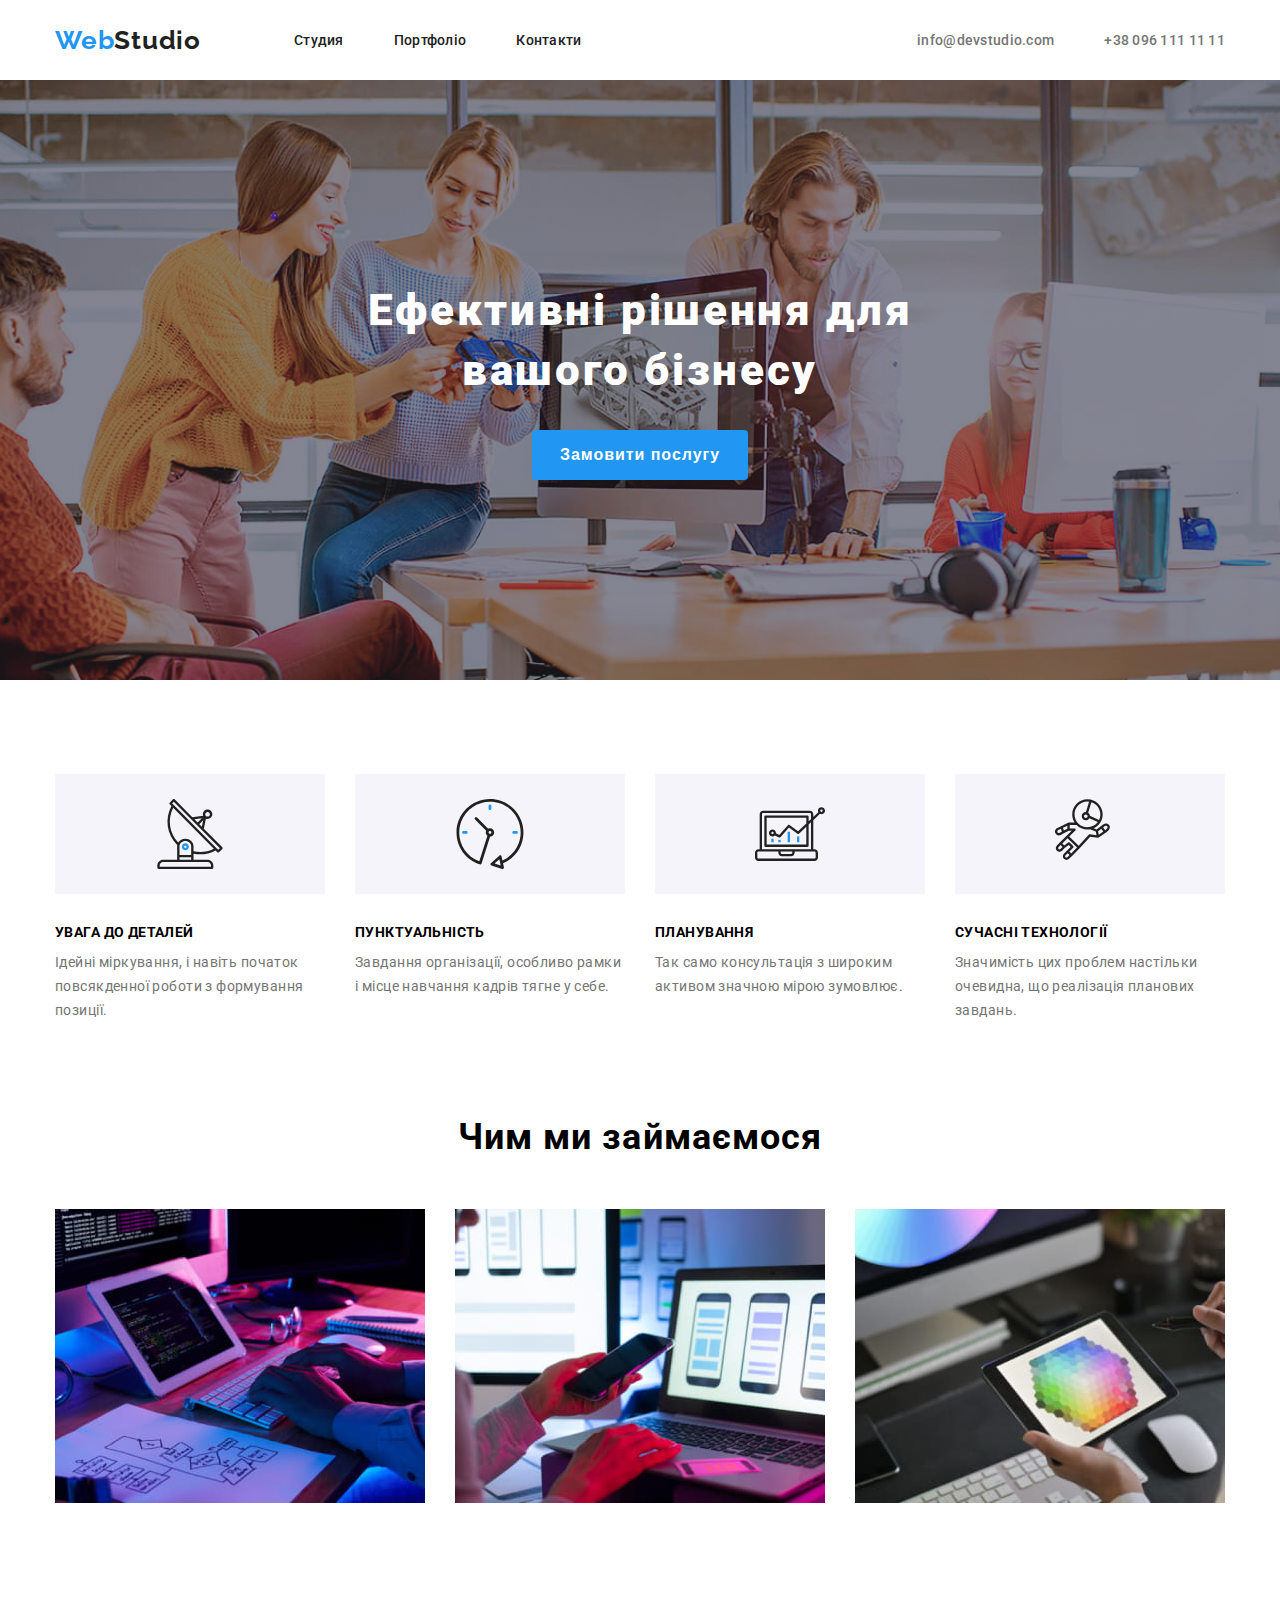
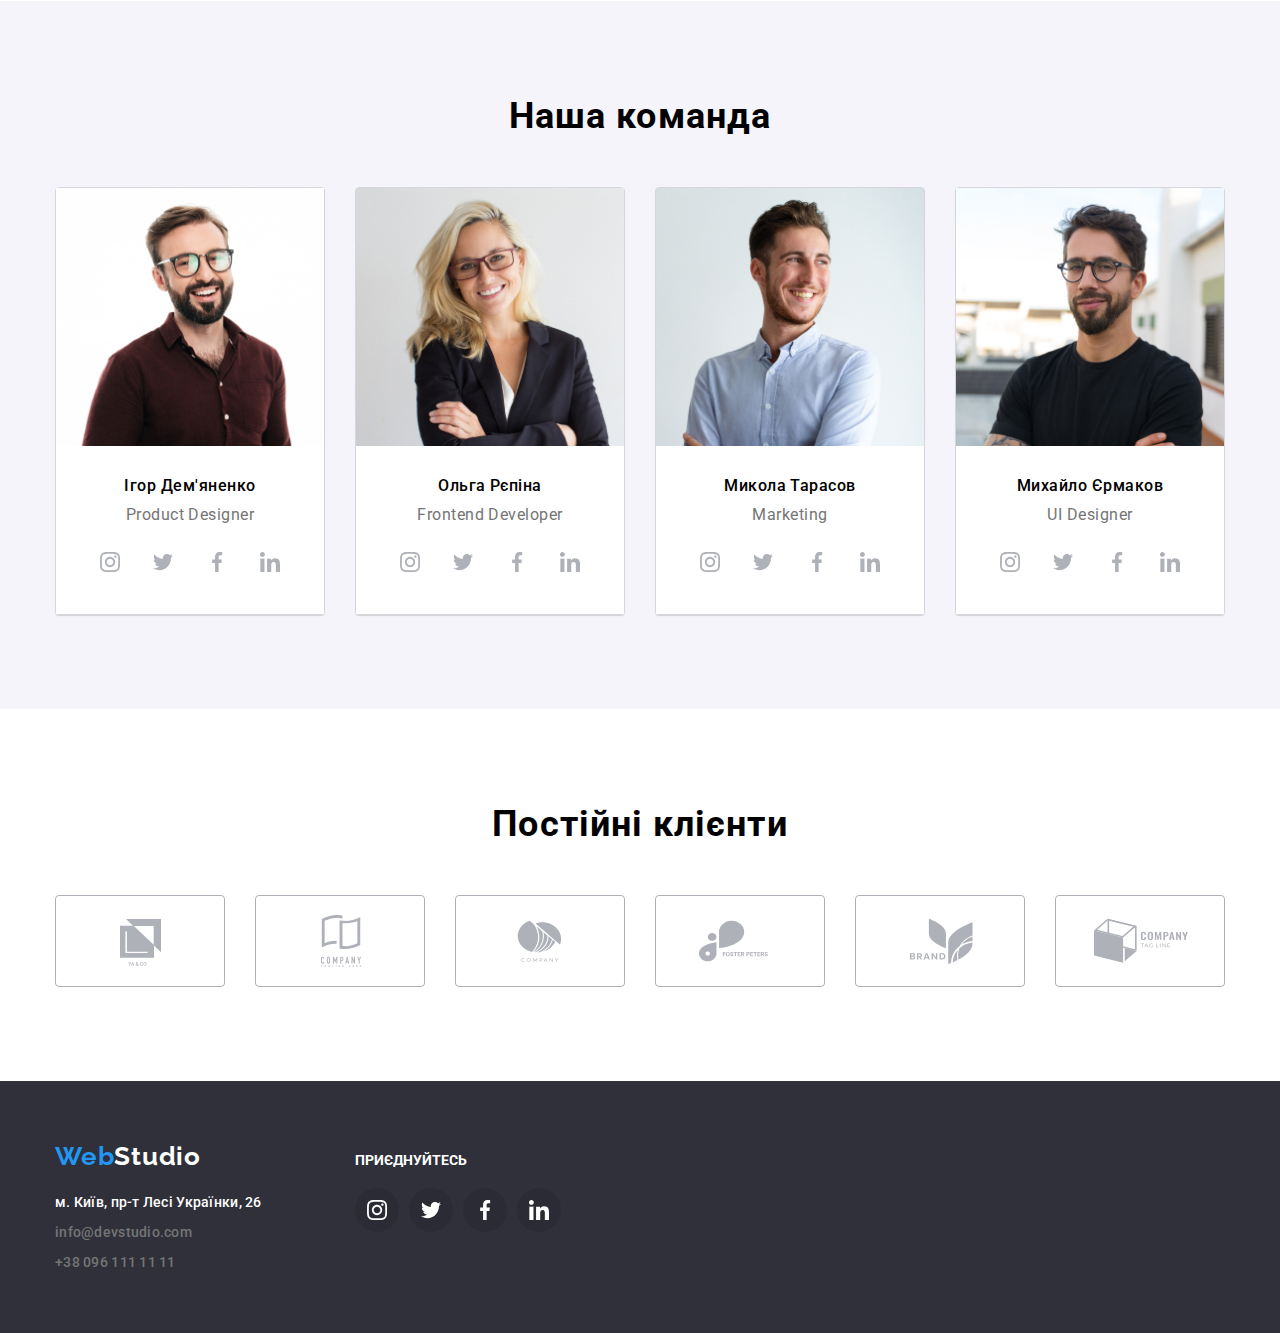
<file: index.html>
<!DOCTYPE html>
<html lang="en">
  <head>
    <meta charset="UTF-8" />
    <meta name="viewport" content="width=device-width, initial-scale=1.0" />
    <title>Homework 4</title>
    <link rel="preconnect" href="https://fonts.googleapis.com" />
    <link rel="preconnect" href="https://fonts.gstatic.com" crossorigin />
    <link
      href="https://fonts.googleapis.com/css2?family=Raleway:ital,wght@0,100..900;1,100..900&family=Roboto:ital,wght@0,100;0,300;0,400;0,500;0,700;0,900;1,100;1,300;1,400;1,500;1,700;1,900&display=swap"
      rel="stylesheet"
    />
    <link rel="stylesheet" href="./css/style.css" />
  </head>
  <body>
    <header class="header">
      <div class="container">
        <div class="header__content">
          <a
            class="header__logo logo"
            href="https://mariiatropanets.github.io/HTML_Homework-4/"
          >
            <span class="logo__blue">Web</span>Studio
          </a>

          <nav class="nav">
            <ul class="nav__list">
              <li class="nav__item">
                <a class="nav__link" href="./index.html">Студия</a>
              </li>
              <li class="nav__item">
                <a class="nav__link" href="./portfolio.html">Портфоліо</a>
              </li>
              <li class="nav__item">
                <a class="nav__link" href="#">Контакти</a>
              </li>
            </ul>
          </nav>

          <div class="contacts header__contacts contacts--header">
            <a href="mailto:info@devstudio.com" class="contacts__link">
              info@devstudio.com</a
            >
            <a href="tel:+380961111111" class="contacts__link">
              +38 096 111 11 11
            </a>
          </div>
        </div>
      </div>
    </header>

    <main class="main">
      <section class="banner">
        <h1 class="banner__title">Ефективні рішення для вашого бізнесу</h1>
        <button class="banner__button">Замовити послугу</button>
      </section>

      <section class="features">
        <div class="container">
          <ul class="features__list">
            <li class="features__item">
              <div class="features__icon-container">
                <svg class="features__icon">
                  <use href="./images/spite.svg#antena"></use>
                </svg>
              </div>

              <h3 class="features__title">УВАГА ДО ДЕТАЛЕЙ</h3>
              <p class="features__text">
                Ідейні міркування, і навіть початок повсякденної роботи з
                формування позиції.
              </p>
            </li>
            <li class="features__item">
              <div class="features__icon-container">
                <svg class="features__icon">
                  <use href="./images/spite.svg#clock"></use>
                </svg>
              </div>

              <h3 class="features__title">ПУНКТУАЛЬНІСТЬ</h3>
              <p class="features__text">
                Завдання організації, особливо рамки і місце навчання кадрів
                тягне у себе.
              </p>
            </li>
            <li class="features__item">
              <div class="features__icon-container">
                <svg class="features__icon">
                  <use href="./images/spite.svg#diagramm"></use>
                </svg>
              </div>

              <h3 class="features__title">ПЛАНУВАННЯ</h3>
              <p class="features__text">
                Так само консультація з широким активом значною мірою зумовлює.
              </p>
            </li>
            <li class="features__item">
              <div class="features__icon-container">
                <svg class="features__icon">
                  <use href="./images/spite.svg#group"></use>
                </svg>
              </div>

              <h3 class="features__title">СУЧАСНІ ТЕХНОЛОГІЇ</h3>

              <p class="features__text">
                Значимість цих проблем настільки очевидна, що реалізація
                планових завдань.
              </p>
            </li>
          </ul>
        </div>
      </section>

      <section class="services">
        <div class="container">
          <h2 class="services__title">Чим ми займаємося</h2>
          <ul class="services__list">
            <li class="services__item">
              <img
                src="./images/services--1.jpg"
                alt="Service photo"
                class="services__image"
              />
            </li>
            <li class="services__item">
              <img
                src="./images/services--2.jpg"
                alt="Service photo"
                class="services__image"
              />
            </li>
            <li class="services__item">
              <img
                src="./images/services--3.jpg"
                alt="Service photo"
                class="services__image"
              />
            </li>
          </ul>
        </div>
      </section>

      <section class="team">
        <div class="container">
          <h2 class="team__title">Наша команда</h2>
          <ul class="team__list">
            <li class="team__item person">
              <img
                class="person__image"
                src="./images/team--1.jpg"
                alt="person photo"
              />
              <div class="person__info">
                <h3 class="person__name">Ігор Дем'яненко</h3>
                <p class="person__role">Product Designer</p>

                <div class="social">
                  <ul class="social__list">
                    <li class="social__item">
                      <svg class="social__icon">
                        <use href="./images/spite.svg#instagram"></use>
                      </svg>
                    </li>
                    <li class="social__item">
                      <svg class="social__icon">
                        <use href="./images/spite.svg#twitter"></use>
                      </svg>
                    </li>
                    <li class="social__item">
                      <svg class="social__icon">
                        <use href="./images/spite.svg#facebook"></use>
                      </svg>
                    </li>
                    <li class="social__item">
                      <svg class="social__icon">
                        <use href="./images/spite.svg#linkedin"></use>
                      </svg>
                    </li>
                  </ul>
                </div>
              </div>
            </li>
            <li class="team__item person">
              <img
                class="person__image"
                src="./images/team--2.jpg"
                alt="person photo"
              />
              <div class="person__info">
                <h3 class="person__name">Ольга Рєпіна</h3>
                <p class="person__role">Frontend Developer</p>
                <div class="social">
                  <ul class="social__list">
                    <li class="social__item">
                      <svg class="social__icon">
                        <use href="./images/spite.svg#instagram"></use>
                      </svg>
                    </li>
                    <li class="social__item">
                      <svg class="social__icon">
                        <use href="./images/spite.svg#twitter"></use>
                      </svg>
                    </li>
                    <li class="social__item">
                      <svg class="social__icon">
                        <use href="./images/spite.svg#facebook"></use>
                      </svg>
                    </li>
                    <li class="social__item">
                      <svg class="social__icon">
                        <use href="./images/spite.svg#linkedin"></use>
                      </svg>
                    </li>
                  </ul>
                </div>
              </div>
            </li>
            <li class="team__item person">
              <img
                class="person__image"
                src="./images/team--3.jpg"
                alt="person photo"
              />

              <div class="person__info">
                <h3 class="person__name">Микола Тарасов</h3>
                <p class="person__role">Marketing</p>
                <div class="social">
                  <ul class="social__list">
                    <li class="social__item">
                      <svg class="social__icon">
                        <use href="./images/spite.svg#instagram"></use>
                      </svg>
                    </li>
                    <li class="social__item">
                      <svg class="social__icon">
                        <use href="./images/spite.svg#twitter"></use>
                      </svg>
                    </li>
                    <li class="social__item">
                      <svg class="social__icon">
                        <use href="./images/spite.svg#facebook"></use>
                      </svg>
                    </li>
                    <li class="social__item">
                      <svg class="social__icon">
                        <use href="./images/spite.svg#linkedin"></use>
                      </svg>
                    </li>
                  </ul>
                </div>
              </div>
            </li>
            <li class="team__item person">
              <img
                class="person__image"
                src="./images/team--4.jpg"
                alt="person photo"
              />
              <div class="person__info">
                <h3 class="person__name">Михайло Єрмаков</h3>
                <p class="person__role">UI Designer</p>
                <div class="social">
                  <ul class="social__list">
                    <li class="social__item">
                      <svg class="social__icon">
                        <use href="./images/spite.svg#instagram"></use>
                      </svg>
                    </li>
                    <li class="social__item">
                      <svg class="social__icon">
                        <use href="./images/spite.svg#twitter"></use>
                      </svg>
                    </li>
                    <li class="social__item">
                      <svg class="social__icon">
                        <use href="./images/spite.svg#facebook"></use>
                      </svg>
                    </li>
                    <li class="social__item">
                      <svg class="social__icon">
                        <use href="./images/spite.svg#linkedin"></use>
                      </svg>
                    </li>
                  </ul>
                </div>
              </div>
            </li>
          </ul>
        </div>
      </section>

      <section class="clients">
        <div class="container">
          <h2 class="clients__title">Постійні клієнти</h2>
          <ul class="clients__list">
            <li class="clients__item">
              <svg class="clients__icon">
                <use href="./images/spite.svg#client1"></use>
              </svg>
            </li>
            <li class="clients__item">
              <svg class="clients__icon">
                <use href="./images/spite.svg#client2"></use>
              </svg>
            </li>
            <li class="clients__item">
              <svg class="clients__icon">
                <use href="./images/spite.svg#client3"></use>
              </svg>
            </li>
            <li class="clients__item">
              <svg class="clients__icon">
                <use href="./images/spite.svg#client4"></use>
              </svg>
            </li>
            <li class="clients__item">
              <svg class="clients__icon">
                <use href="./images/spite.svg#client5"></use>
              </svg>
            </li>
            <li class="clients__item">
              <svg class="clients__icon">
                <use href="./images/spite.svg#client6"></use>
              </svg>
            </li>
          </ul>
        </div>
      </section>
    </main>

    <footer class="footer">
      <div class="container">
        <div class="footer__content">
          <div class="footer__contacts">
            <a
              class="logo logo--footer"
              href="https://mariiatropanets.github.io/HTML_Homework-2/"
            >
              <span class="logo__blue"> Web </span>
              Studio
            </a>
            <div class="contacts contacts--footer">
              <address class="contacts__address">
                <a
                  href="https://maps.app.goo.gl/Jf8u5sLAM8RG6K3F6"
                  class="contacts__link contacts__link--address"
                  target="_blank"
                >
                  м. Київ, пр-т Лесі Українки, 26
                </a>
              </address>
              <a href="mailto:info@devstudio.com" class="contacts__link">
                info@devstudio.com</a
              >
              <a href="tel:+380961111111" class="contacts__link">
                +38 096 111 11 11
              </a>
            </div>
          </div>

          <div class="footer__social social">
            <h3 class="social__title">приєднуйтесь</h3>

            <ul class="social__list">
              <li class="social__item social__item--footer">
                <svg class="social__icon">
                  <use href="./images/spite.svg#instagram"></use>
                </svg>
              </li>
              <li class="social__item social__item--footer">
                <svg class="social__icon">
                  <use href="./images/spite.svg#twitter"></use>
                </svg>
              </li>
              <li class="social__item social__item--footer">
                <svg class="social__icon">
                  <use href="./images/spite.svg#facebook"></use>
                </svg>
              </li>
              <li class="social__item social__item--footer">
                <svg class="social__icon">
                  <use href="./images/spite.svg#linkedin"></use>
                </svg>
              </li>
            </ul>
          </div>
        </div>
      </div>
    </footer>
  </body>
</html>
</file>
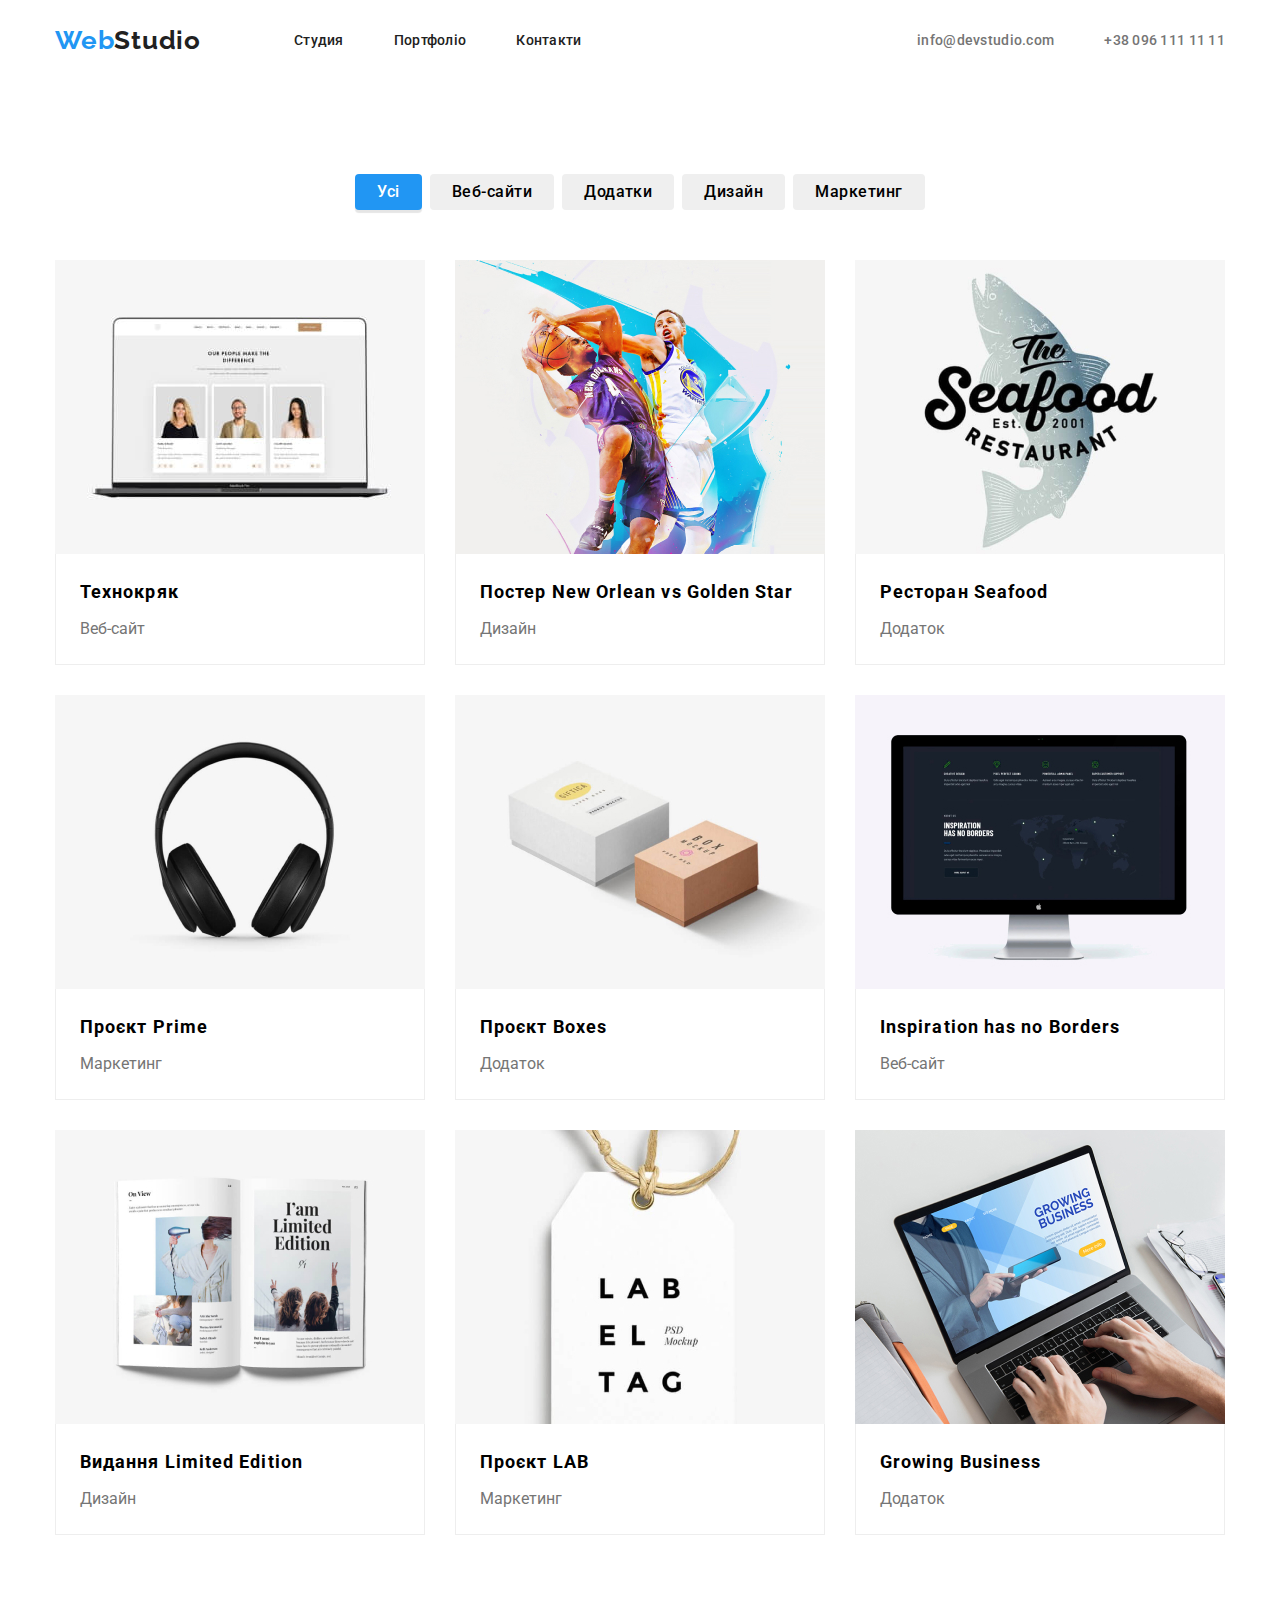
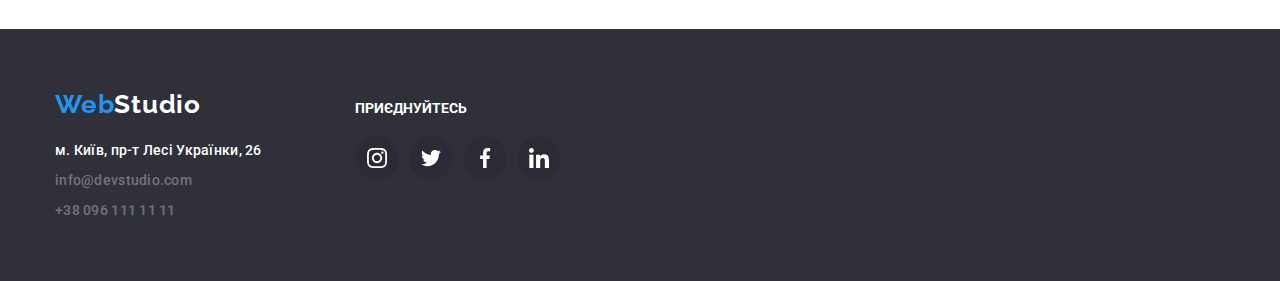
<file: portfolio.html>
<!DOCTYPE html>
<html lang="en">
  <head>
    <meta charset="UTF-8" />
    <meta name="viewport" content="width=device-width, initial-scale=1.0" />
    <title>Homework 4</title>
    <link rel="preconnect" href="https://fonts.googleapis.com" />
    <link rel="preconnect" href="https://fonts.gstatic.com" crossorigin />
    <link
      href="https://fonts.googleapis.com/css2?family=Raleway:ital,wght@0,100..900;1,100..900&family=Roboto:ital,wght@0,100;0,300;0,400;0,500;0,700;0,900;1,100;1,300;1,400;1,500;1,700;1,900&display=swap"
      rel="stylesheet"
    />
    <link rel="stylesheet" href="./css/style.css" />
  </head>
  <body>
    <header class="header">
      <div class="container">
        <div class="header__content">
          <a
            class="header__logo logo"
            href="https://mariiatropanets.github.io/HTML_Homework-4/"
          >
            <span class="logo__blue">Web</span>Studio
          </a>

          <nav class="nav">
            <ul class="nav__list">
              <li class="nav__item">
                <a class="nav__link" href="./index.html">Студия</a>
              </li>
              <li class="nav__item">
                <a class="nav__link" href="./portfolio.html">Портфоліо</a>
              </li>
              <li class="nav__item">
                <a class="nav__link" href="#">Контакти</a>
              </li>
            </ul>
          </nav>

          <div class="contacts header__contacts contacts--header">
            <a href="mailto:info@devstudio.com" class="contacts__link">
              info@devstudio.com</a
            >
            <a href="tel:+380961111111" class="contacts__link">
              +38 096 111 11 11
            </a>
          </div>
        </div>
      </div>
    </header>

    <main class="main">
      <section class="portfolio">
        <div class="container">
          <ul class="portfolio__filters filters">
            <li class="filters__item">
              <button
                type="button"
                class="filters__button filters__button--active"
              >
                Усі
              </button>
            </li>
            <li class="filters__item">
              <button type="button" class="filters__button">Веб-сайти</button>
            </li>
            <li class="filters__item">
              <button type="button" class="filters__button">Додатки</button>
            </li>
            <li class="filters__item">
              <button type="button" class="filters__button">Дизайн</button>
            </li>
            <li class="filters__item">
              <button type="button" class="filters__button">Маркетинг</button>
            </li>
          </ul>

          <ul class="portfolio__projects projects">
            <li class="projects__project project">
              <img
                class="project__image"
                src="./images/project--1.jpg"
                alt="project"
              />
              <div class="project__content">
                <h2 class="project__title">Технокряк</h2>
                <p class="project__category">Веб-сайт</p>
              </div>
            </li>

            <li class="projects__project project">
              <img
                class="project__image"
                src="./images/project--2.jpg"
                alt="project"
              />
              <div class="project__content">
                <h2 class="project__title">Постер New Orlean vs Golden Star</h2>
                <p class="project__category">Дизайн</p>
              </div>
            </li>

            <li class="projects__project project">
              <img
                class="project__image"
                src="./images/project--3.jpg"
                alt="project"
              />
              <div class="project__content">
                <h2 class="project__title">Ресторан Seafood</h2>
                <p class="project__category">Додаток</p>
              </div>
            </li>

            <li class="projects__project project">
              <img
                class="project__image"
                src="./images/project--4.jpg"
                alt="project"
              />
              <div class="project__content">
                <h2 class="project__title">Проєкт Prime</h2>
                <p class="project__category">Маркетинг</p>
              </div>
            </li>

            <li class="projects__project project">
              <img
                class="project__image"
                src="./images/project--5.jpg"
                alt="project"
              />
              <div class="project__content">
                <h2 class="project__title">Проєкт Boxes</h2>
                <p class="project__category">Додаток</p>
              </div>
            </li>

            <li class="projects__project project">
              <img
                class="project__image"
                src="./images/project--6.jpg"
                alt="project"
              />
              <div class="project__content">
                <h2 class="project__title">Inspiration has no Borders</h2>
                <p class="project__category">Веб-сайт</p>
              </div>
            </li>

            <li class="projects__project project">
              <img
                class="project__image"
                src="./images/project--7.jpg"
                alt="project"
              />
              <div class="project__content">
                <h2 class="project__title">Видання Limited Edition</h2>
                <p class="project__category">Дизайн</p>
              </div>
            </li>

            <li class="projects__project project">
              <img
                class="project__image"
                src="./images/project--8.jpg"
                alt="project"
              />
              <div class="project__content">
                <h2 class="project__title">Проєкт LAB</h2>
                <p class="project__category">Маркетинг</p>
              </div>
            </li>

            <li class="projects__project project">
              <img
                class="project__image"
                src="./images/project--9.jpg"
                alt="project"
              />
              <div class="project__content">
                <h2 class="project__title">Growing Business</h2>
                <p class="project__category">Додаток</p>
              </div>
            </li>
          </ul>
        </div>
      </section>
    </main>

    <footer class="footer">
      <div class="container">
        <div class="footer__content">
          <div class="footer__contacts">
            <a
              class="logo logo--footer"
              href="https://mariiatropanets.github.io/HTML_Homework-2/"
            >
              <span class="logo__blue"> Web </span>
              Studio
            </a>
            <div class="contacts contacts--footer">
              <address class="contacts__address">
                <a
                  href="https://maps.app.goo.gl/Jf8u5sLAM8RG6K3F6"
                  class="contacts__link contacts__link--address"
                  target="_blank"
                >
                  м. Київ, пр-т Лесі Українки, 26
                </a>
              </address>
              <a href="mailto:info@devstudio.com" class="contacts__link">
                info@devstudio.com</a
              >
              <a href="tel:+380961111111" class="contacts__link">
                +38 096 111 11 11
              </a>
            </div>
          </div>

          <div class="footer__social social">
            <h3 class="social__title">приєднуйтесь</h3>

            <ul class="social__list">
              <li class="social__item social__item--footer">
                <svg class="social__icon">
                  <use href="./images/spite.svg#instagram"></use>
                </svg>
              </li>
              <li class="social__item social__item--footer">
                <svg class="social__icon">
                  <use href="./images/spite.svg#twitter"></use>
                </svg>
              </li>
              <li class="social__item social__item--footer">
                <svg class="social__icon">
                  <use href="./images/spite.svg#facebook"></use>
                </svg>
              </li>
              <li class="social__item social__item--footer">
                <svg class="social__icon">
                  <use href="./images/spite.svg#linkedin"></use>
                </svg>
              </li>
            </ul>
          </div>
        </div>
      </div>
    </footer>
  </body>
</html>
</file>
<file: css/style.css>
@import "blocks/container.css";
@import "blocks/header.css";
@import "blocks/logo.css";
@import "blocks/nav.css";
@import "blocks/contacts.css";
@import "blocks/baner.css";
@import "blocks/features.css";
@import "blocks/services.css";
@import "blocks/team.css";
@import "blocks/social.css";
@import "blocks/person.css";
@import "blocks/clients.css";

@import "blocks/portfolio.css";

@import "blocks/footer.css";
@import "blocks/projects.css";
@import "blocks/filters.css";


* {
  box-sizing: border-box;
}

:root {
  --color--blue: #2196f3;
  --color--gray: #757575;
  --color--light-gray: #f5f4fa;
  --color--dark-blue: #2f303a;
  --color--text-black: #212121;
  --color--icon-gray: #afb1b8;
}
html {
  font-family: Roboto, sans-serif;
}

body {
  margin: 0;
}
</file>
